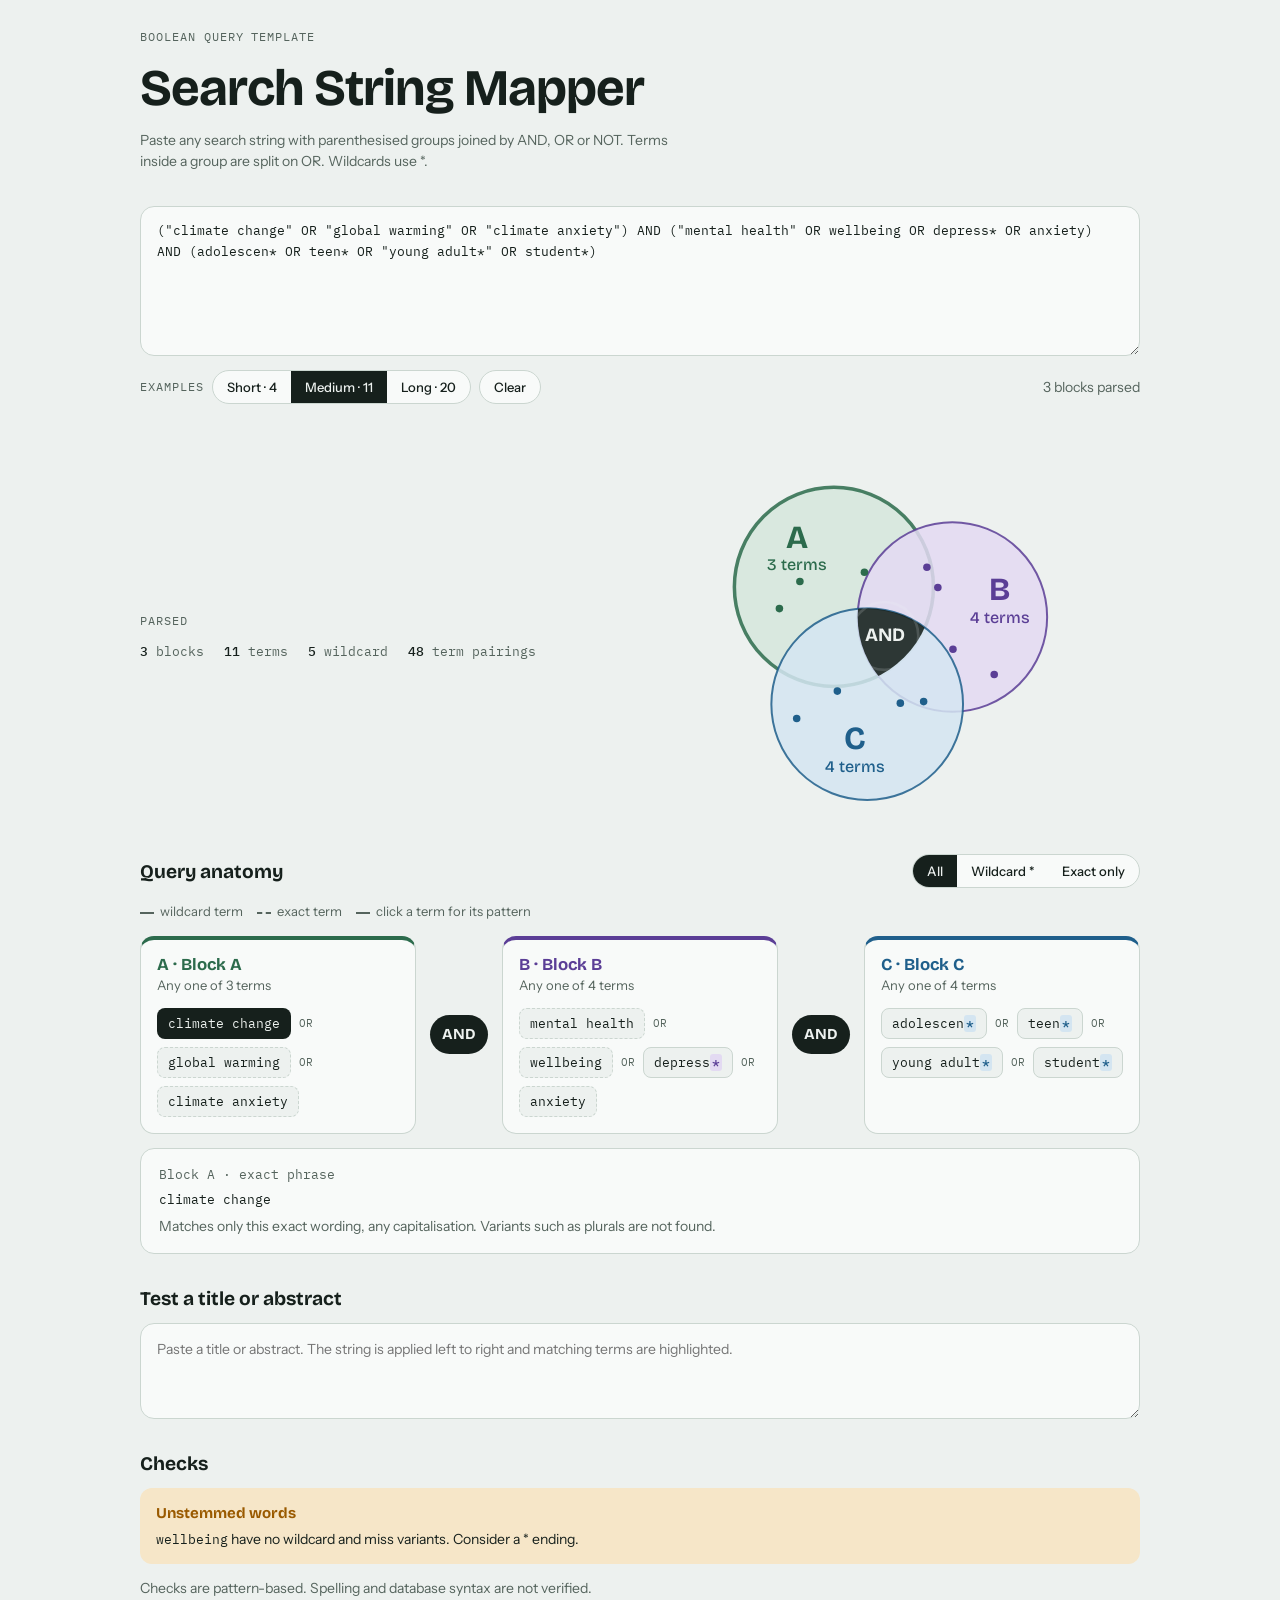
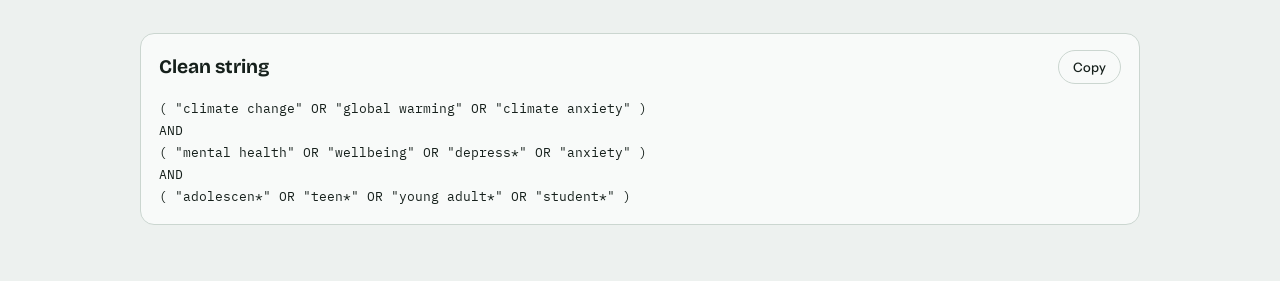
<file: index.html>
<!doctype html>
<html lang="en">
<head>
<meta charset="utf-8">
<meta name="viewport" content="width=device-width, initial-scale=1, viewport-fit=cover">
<title>Search String Mapper</title>
<link rel="stylesheet" href="https://fonts.googleapis.com/css2?family=Bricolage+Grotesque:opsz,wght@12..96,500;12..96,700&family=IBM+Plex+Mono:wght@400;500&family=Instrument+Sans:wght@400;500;600&display=swap">
<style>
/* Layout: paste box -> Venn + stats -> OR-blocks joined by operators -> term detail -> text tester -> checks -> clean string */
:root {
  --bg: #EDF1EF; --surface: #F8FAF9; --fg: #16201C; --muted: #55645D; --line: #CBD6D0;
  --c0: #2C6B4C; --s0: #D5E7DC; --c1: #5B3E96; --s1: #E3DAF2;
  --c2: #1F5F8B; --s2: #D4E5F1; --c3: #9B2F6B; --s3: #F3D9E7;
  --and: #16201C; --ok: #2C6B4C; --ok-soft: #D5E7DC; --bad: #A23E2E; --bad-soft: #F5DAD4;
  --warn: #9A5A00; --warn-soft: #F6E6C8;
  --display: "Bricolage Grotesque", "Helvetica Neue", Arial, sans-serif;
  --body: "Instrument Sans", system-ui, -apple-system, "Segoe UI", sans-serif;
  --mono: "IBM Plex Mono", ui-monospace, Menlo, Consolas, monospace;
}
@media (prefers-color-scheme: dark) {
  :root:not([data-theme="light"]) {
    --bg: #101714; --surface: #18221E; --fg: #E6EEE9; --muted: #92A59B; --line: #2C3A34;
    --c0: #6FC498; --s0: #1E3A2C; --c1: #B49CF0; --s1: #2E2450;
    --c2: #7DBDEB; --s2: #1B3347; --c3: #F09AC6; --s3: #4A2238;
    --and: #E6EEE9; --ok: #6FC498; --ok-soft: #1E3A2C; --bad: #F0907E; --bad-soft: #4A241D;
    --warn: #F0B452; --warn-soft: #3A2C12; color-scheme: dark;
  }
}
:root[data-theme="dark"] {
  --bg: #101714; --surface: #18221E; --fg: #E6EEE9; --muted: #92A59B; --line: #2C3A34;
  --c0: #6FC498; --s0: #1E3A2C; --c1: #B49CF0; --s1: #2E2450;
  --c2: #7DBDEB; --s2: #1B3347; --c3: #F09AC6; --s3: #4A2238;
  --and: #E6EEE9; --ok: #6FC498; --ok-soft: #1E3A2C; --bad: #F0907E; --bad-soft: #4A241D;
  --warn: #F0B452; --warn-soft: #3A2C12; color-scheme: dark;
}
* { box-sizing: border-box; }
body {
  background: var(--bg); color: var(--fg); font-family: var(--body); font-size: 15px; line-height: 1.5; margin: 0;
  padding-left: max(16px, env(safe-area-inset-left, 0px));
  padding-right: max(16px, env(safe-area-inset-right, 0px));
  padding-block: 28px 56px;
}
main { max-width: 1000px; margin: 0 auto; display: flex; flex-direction: column; gap: 34px; }
h1, h2 { font-family: var(--display); text-wrap: balance; margin: 0; line-height: 1.1; }
h1 { font-size: clamp(2rem, 6vw, 3.2rem); font-weight: 700; letter-spacing: -0.02em; }
h2 { font-size: 1.2rem; font-weight: 700; }
.eyebrow { font-family: var(--mono); font-size: 12px; letter-spacing: 0.08em; text-transform: uppercase; color: var(--muted); }
.sec { display: flex; flex-direction: column; gap: 14px; }
.card { background: var(--surface); border: 1px solid var(--line); border-radius: 14px; padding: 16px 18px; }
.tools { display: flex; flex-wrap: wrap; gap: 8px; align-items: center; justify-content: space-between; }
.btn { font: 500 13px var(--body); color: var(--fg); background: var(--surface); border: 1px solid var(--line); border-radius: 999px; padding: 8px 14px; cursor: pointer; }
.btn:hover { border-color: var(--muted); }
.btn:focus-visible, .chip:focus-visible, textarea:focus-visible { outline: 2px solid var(--fg); outline-offset: 2px; }
.seg { display: inline-flex; border: 1px solid var(--line); border-radius: 999px; overflow: hidden; background: var(--surface); }
.seg .btn { border: 0; border-radius: 0; background: transparent; }
.seg .btn[aria-pressed="true"] { background: var(--fg); color: var(--bg); }
textarea {
  width: 100%; min-width: 0; min-height: 150px; resize: vertical; font: 400 13px/1.6 var(--mono);
  color: var(--fg); background: var(--surface); border: 1px solid var(--line); border-radius: 14px; padding: 14px 16px;
}
.msgs { display: flex; flex-direction: column; gap: 6px; font-size: 13px; color: var(--bad); }
.hero { display: grid; grid-template-columns: minmax(0, 1fr) minmax(0, 1.1fr); gap: 24px; align-items: center; }
.hero > * { min-width: 0; }
.hero.solo { grid-template-columns: minmax(0, 1fr); }
@media (max-width: 680px) { .hero { grid-template-columns: minmax(0, 1fr); } }
.stats { display: flex; flex-wrap: wrap; gap: 8px 20px; font-family: var(--mono); font-size: 13px; color: var(--muted); margin-top: 12px; }
.stats b { color: var(--fg); font-weight: 500; }
.venn { display: block; width: 100%; max-width: 520px; margin-inline: auto; }
.exrow { display: flex; gap: 8px; flex-wrap: wrap; align-items: center; }
.note { color: var(--muted); font-size: 14px; }

.flow { display: flex; flex-wrap: wrap; gap: 14px; align-items: stretch; }
.block { flex: 1 1 260px; min-width: 0; background: var(--surface); border: 1px solid var(--line); border-radius: 14px; padding: 16px; display: flex; flex-direction: column; gap: 12px; }
.block.c0 { --c: var(--c0); --s: var(--s0); } .block.c1 { --c: var(--c1); --s: var(--s1); }
.block.c2 { --c: var(--c2); --s: var(--s2); } .block.c3 { --c: var(--c3); --s: var(--s3); }
.block { border-top: 4px solid var(--c); }
.block h2 { color: var(--c); font-size: 1.05rem; }
.block .sub { color: var(--muted); font-size: 13px; margin-top: 2px; }
.opn { align-self: center; font-family: var(--display); font-weight: 700; font-size: 0.95rem; color: var(--bg); background: var(--and); border-radius: 999px; padding: 8px 12px; }
.opn.not { background: var(--bad); color: #fff; } .opn.or { background: var(--muted); color: var(--bg); }
.chips { display: flex; flex-wrap: wrap; gap: 8px; align-items: center; }
.or { font-family: var(--mono); font-size: 11px; color: var(--muted); }
.chip { font-family: var(--mono); font-size: 13px; color: var(--fg); background: var(--bg); border: 1px solid var(--line); border-radius: 8px; padding: 6px 10px; cursor: pointer; text-align: left; max-width: 100%; overflow-wrap: anywhere; }
.chip:hover { border-color: var(--muted); }
.chip .w { font-weight: 500; border-radius: 3px; padding: 0 2px; background: var(--s); color: var(--c); }
.chip.exact { border-style: dashed; }
.chip.dim { opacity: 0.25; }
.chip.hit { box-shadow: 0 0 0 2px var(--c); }
.chip[aria-pressed="true"] { background: var(--fg); color: var(--bg); border-color: var(--fg); }
.chip[aria-pressed="true"] .w { background: transparent; color: var(--bg); }
.legend { font-size: 13px; color: var(--muted); display: flex; gap: 14px; flex-wrap: wrap; }
.legend span::before { content: ""; display: inline-block; width: 14px; border-top: 2px solid var(--muted); vertical-align: middle; margin-right: 6px; }
.legend .dash::before { border-top-style: dashed; }
.detail { display: grid; gap: 6px; }
.detail code, .detail .tag { font-family: var(--mono); font-size: 13px; overflow-wrap: anywhere; }
.detail .tag { color: var(--muted); }

.verdict { display: flex; flex-wrap: wrap; gap: 8px; align-items: center; font-size: 14px; }
.pill { font-family: var(--mono); font-size: 12px; border-radius: 999px; padding: 4px 10px; border: 1px solid var(--line); }
.pill.pass { background: var(--ok-soft); color: var(--ok); border-color: transparent; font-weight: 500; }
.pill.fail { background: var(--bad-soft); color: var(--bad); border-color: transparent; font-weight: 500; }
.pill.hit { border-color: var(--c); color: var(--c); }
.pill.c0 { --c: var(--c0); } .pill.c1 { --c: var(--c1); } .pill.c2 { --c: var(--c2); } .pill.c3 { --c: var(--c3); }
.preview { white-space: pre-wrap; overflow-wrap: anywhere; font-size: 14px; }
mark { border-radius: 3px; padding: 0 2px; color: inherit; }
mark.c0 { background: var(--s0); color: var(--c0); } mark.c1 { background: var(--s1); color: var(--c1); }
mark.c2 { background: var(--s2); color: var(--c2); } mark.c3 { background: var(--s3); color: var(--c3); }

.gaps { display: grid; grid-template-columns: repeat(auto-fit, minmax(240px, 1fr)); gap: 12px; }
.gap { background: var(--warn-soft); border-radius: 12px; padding: 14px 16px; display: grid; gap: 4px; align-content: start; }
.gap.ok { background: var(--ok-soft); } .gap.ok b { color: var(--ok); }
.gap b { color: var(--warn); font-family: var(--display); }
.gap p { margin: 0; font-size: 14px; overflow-wrap: anywhere; }
.gap code, .clean code { font-family: var(--mono); font-size: 13px; }
.clean pre { margin: 0; overflow-x: auto; font-family: var(--mono); font-size: 13px; line-height: 1.7; white-space: pre-wrap; overflow-wrap: anywhere; }
.op { color: var(--muted); font-weight: 500; }
</style>
</head>
<body>
<main>
  <header class="sec">
    <div class="eyebrow">Boolean query template</div>
    <h1>Search String Mapper</h1>
    <p class="note" style="margin:0;max-width:62ch">Paste any search string with parenthesised groups joined by AND, OR or NOT. Terms inside a group are split on OR. Wildcards use *.</p>
  </header>

  <section class="sec">
    <textarea id="src" spellcheck="false" aria-label="Boolean search string"></textarea>
    <div class="tools">
      <div class="exrow">
        <span class="eyebrow">Examples</span>
        <div class="seg" role="group" aria-label="Built-in examples">
          <button class="btn" id="ex-short" data-ex="short" aria-pressed="false">Short</button>
          <button class="btn" id="ex-medium" data-ex="medium" aria-pressed="false">Medium</button>
          <button class="btn" id="ex-long" data-ex="long" aria-pressed="false">Long</button>
        </div>
        <button class="btn" id="clr">Clear</button>
      </div>
      <span class="note" id="status"></span>
    </div>
    <div class="msgs" id="msgs"></div>
  </section>

  <section class="hero" id="hero"></section>

  <section class="sec" id="mapSec">
    <div class="tools">
      <h2>Query anatomy</h2>
      <div class="seg" role="group" aria-label="Filter terms">
        <button class="btn" id="f-all" data-f="all" aria-pressed="true">All</button>
        <button class="btn" id="f-wild" data-f="wild" aria-pressed="false">Wildcard *</button>
        <button class="btn" id="f-exact" data-f="exact" aria-pressed="false">Exact only</button>
      </div>
    </div>
    <div class="legend"><span>wildcard term</span><span class="dash">exact term</span><span>click a term for its pattern</span></div>
    <div class="flow" id="flow"></div>
    <div class="card detail" id="detail" aria-live="polite"></div>
  </section>

  <section class="sec">
    <h2>Test a title or abstract</h2>
    <textarea id="test" style="min-height:96px;font-family:var(--body);font-size:14px" placeholder="Paste a title or abstract. The string is applied left to right and matching terms are highlighted."></textarea>
    <div class="card" id="res" style="display:none">
      <div class="verdict" id="verdict"></div>
      <div class="preview" id="preview" style="margin-top:12px"></div>
    </div>
  </section>

  <section class="sec">
    <h2>Checks</h2>
    <div class="gaps" id="gaps"></div>
    <p class="note" style="margin:0">Checks are pattern-based. Spelling and database syntax are not verified.</p>
  </section>

  <section class="card clean sec">
    <div class="tools">
      <h2>Clean string</h2>
      <button class="btn" id="copy">Copy</button>
    </div>
    <pre id="clean"></pre>
  </section>
</main>

<script>
var EXAMPLES = {
  short: '("social media" OR "social network*") AND (depress* OR anxiety)',
  medium: '("climate change" OR "global warming" OR "climate anxiety") AND ("mental health" OR wellbeing OR depress* OR anxiety) AND (adolescen* OR teen* OR "young adult*" OR student*)',
  long: '("pro*environment* behavio*" OR "environment* friendly behavio*" OR "green behavio*" OR "ecological behavio*" OR "environment* responsible behavio*" OR "environment* significant behavio*" OR "environment* sustainable behavio*" OR "volunteer environment* behavio*") AND ("religio*" OR "faith*" OR "divinity" OR "Eco theology" OR "scared ecology" OR "religious teaching" OR "spirituality" OR "traditional values" OR "Hindu*" OR "Islam" OR "Buddhism" OR "Christianity") on January 20, 2024.'
};
var M = { blocks: [], ops: [], tail: "", warn: [] };
var S = { b: 0, t: 0, f: "all" };
var $ = function (id) { return document.getElementById(id); };
var LET = "ABCDEFGH";

function esc(s) { return String(s).replace(/&/g, "&amp;").replace(/</g, "&lt;").replace(/>/g, "&gt;"); }

function splitTop(s, op) {
  var out = [], cur = "", inQ = false, d = 0, re = new RegExp("^\\s+" + op + "\\s+", "i");
  for (var i = 0; i < s.length; i++) {
    var c = s[i];
    if (c === '"') inQ = !inQ;
    if (!inQ) {
      if (c === "(") d++; else if (c === ")") d--;
      if (d === 0 && /\s/.test(c)) {
        var m = s.slice(i).match(re);
        if (m) { out.push(cur); cur = ""; i += m[0].length - 1; continue; }
      }
    }
    cur += c;
  }
  out.push(cur);
  return out;
}
function clean(t) { return t.replace(/["()]/g, " ").replace(/\s+/g, " ").trim(); }

function parse(raw) {
  var s = raw.replace(/[“”„]/g, '"').replace(/[‘’]/g, "'");
  var out = { blocks: [], ops: [], tail: "", warn: [] };
  if (!s.trim()) return out;
  if ((s.match(/"/g) || []).length % 2) out.warn.push("Unbalanced quotation marks.");
  if ((s.match(/\(/g) || []).length !== (s.match(/\)/g) || []).length) out.warn.push("Unbalanced parentheses.");
  var groups = [], between = [], depth = 0, inQ = false, cur = "", gap = "", nested = false;
  for (var i = 0; i < s.length; i++) {
    var ch = s[i];
    if (ch === '"') inQ = !inQ;
    if (!inQ && ch === "(") {
      if (depth === 0) { between.push(gap); gap = ""; cur = ""; depth = 1; } else { depth++; nested = true; }
      continue;
    }
    if (!inQ && ch === ")" && depth > 0) {
      depth--;
      if (depth === 0) { groups.push(cur); cur = ""; }
      continue;
    }
    if (depth > 0) cur += ch; else gap += ch;
  }
  if (depth > 0 && cur.trim()) groups.push(cur);
  if (!groups.length) {
    groups = splitTop(s, "AND"); between = [""];
    for (var k = 1; k < groups.length; k++) between.push("AND");
    gap = "";
  }
  out.tail = gap.trim();
  if (between[0] && between[0].trim()) out.warn.push("Text before the first group is ignored: " + between[0].trim().slice(0, 40));
  if (nested) out.warn.push("Nested parentheses were flattened into one group.");
  groups.forEach(function (g, gi) {
    var terms = splitTop(g, "OR").map(clean).filter(Boolean);
    if (!terms.length) return;
    out.blocks.push({ terms: terms });
    if (out.blocks.length > 1) {
      var b = (between[gi] || "").toUpperCase();
      out.ops.push(/\bNOT\b/.test(b) ? "NOT" : /\bOR\b/.test(b) ? "OR" : "AND");
    }
  });
  return out;
}

function stem(t) { return esc(t).replace(/\*/g, '<span class="w">*</span>'); }
function isWild(t) { return t.indexOf("*") > -1; }

function rxFor(t) {
  var p = t.split(/\s+/).map(function (w) {
    return w.split("*").map(function (x) { return x.replace(/[.+?^${}()|[\]\\]/g, "\\$&"); }).join("[A-Za-z\\u00C0-\\u024F-]*");
  }).join("[\\s-]+");
  return new RegExp("(^|[^A-Za-z])(" + p + ")(?![A-Za-z])", "gi");
}

function checks() {
  var out = [], all = [], seen = {}, dup = [];
  M.blocks.forEach(function (b) { b.terms.forEach(function (t) {
    var k = t.toLowerCase();
    if (seen[k]) dup.push(t); seen[k] = 1; all.push(t);
  }); });
  if (M.blocks.length === 1) out.push(["One concept block", "A single block rarely narrows a search. Add a second AND group."]);
  M.blocks.forEach(function (b, i) { if (b.terms.length === 1 && M.blocks.length > 1) out.push(["Narrow block " + LET[i], "Block " + LET[i] + " has one term. Add synonyms joined by OR."]); });
  if (dup.length) out.push(["Duplicate terms", dup.slice(0, 5).map(function (t) { return "<code>" + esc(t) + "</code>"; }).join(", ") + " appear more than once."]);
  var plain = all.filter(function (t) { return !isWild(t) && /^[A-Za-z]{6,}$/.test(t) && /(ism|ity|ion|ing|ics|ogy|ual|ous|ness)$/i.test(t); });
  if (plain.length) out.push(["Unstemmed words", plain.slice(0, 6).map(function (t) { return "<code>" + esc(t) + "</code>"; }).join(", ") + " have no wildcard and miss variants. Consider a * ending."]);
  var mid = all.filter(function (t) { return /[A-Za-z]\*[A-Za-z]/.test(t) || /[A-Za-z]\*[A-Za-z]/.test(t.replace(/\*\s/g, " ")); });
  if (mid.length) out.push(["Mid-word wildcard", mid.slice(0, 4).map(function (t) { return "<code>" + esc(t) + "</code>"; }).join(", ") + " behave differently across databases. Test hyphenated forms."]);
  var lead = all.filter(function (t) { return /(^|\s)\*/.test(t); });
  if (lead.length) out.push(["Leading wildcard", lead.slice(0, 4).map(function (t) { return "<code>" + esc(t) + "</code>"; }).join(", ") + " are rejected by many databases."]);
  var broad = all.filter(function (t) { return t.split(/\s+/).some(function (w) { return w.indexOf("*") > 0 && w.indexOf("*") < 3; }); });
  if (broad.length) out.push(["Very short stem", broad.slice(0, 4).map(function (t) { return "<code>" + esc(t) + "</code>"; }).join(", ") + " can match thousands of unrelated words."]);
  if (M.tail) out.push(["Text after the groups", "<code>" + esc(M.tail.slice(0, 80)) + "</code> is not part of the logic. Shown as a note only."]);
  return out;
}

var V = { raf: 0, cv: null, ctx: null, n: 0, frame: 0, col: null, parts: [], focus: 0, hits: null, pass: false, t0: 0 };
var RM = false;
try { RM = window.matchMedia("(prefers-reduced-motion: reduce)").matches; } catch (e) {}

function vennHTML() {
  var n = M.blocks.length;
  if (n < 2 || n > 3 || M.ops.some(function (o) { return o !== "AND"; })) return "";
  return '<canvas id="venn" class="venn" role="img" aria-label="Animated Venn diagram of ' + n + ' blocks joined by AND"></canvas>';
}

function readCols() {
  var cs = getComputedStyle(document.documentElement), g = function (k) { return cs.getPropertyValue(k).trim(); };
  return { c: [g("--c0"), g("--c1"), g("--c2")], s: [g("--s0"), g("--s1"), g("--s2")], and: g("--and"), bg: g("--bg"), disp: g("--display") };
}

function startVenn() {
  cancelAnimationFrame(V.raf);
  V.cv = $("venn");
  if (!V.cv) return;
  V.ctx = V.cv.getContext("2d");
  V.n = M.blocks.length;
  V.t0 = performance.now();
  V.frame = 0;
  V.col = null;
  V.parts = M.blocks.slice(0, 3).map(function (b, i) {
    var cnt = Math.min(b.terms.length, 16), arr = [];
    for (var k = 0; k < cnt; k++) {
      arr.push({ a: (k / cnt) * 6.283 + i * 2, rf: 0.28 + 0.52 * ((k * 0.618) % 1), sp: (0.3 + 0.4 * ((k * 0.37) % 1)) * (k % 2 ? 1 : -1), w: k * 1.7 });
    }
    return arr;
  });
  if (RM) drawVenn(0); else V.raf = requestAnimationFrame(loopVenn);
}
function loopVenn(now) {
  if (!V.cv || !document.body.contains(V.cv)) return;
  drawVenn((now - V.t0) / 1000);
  V.raf = requestAnimationFrame(loopVenn);
}
function kickVenn() { if (RM && V.cv && document.body.contains(V.cv)) drawVenn(0); }

function drawVenn(t) {
  t = Math.max(t, 0);
  var cv = V.cv, ctx = V.ctx, n = V.n, W = cv.clientWidth;
  if (!W) return;
  var H = Math.round(W * (n === 2 ? 0.56 : 0.72)), dpr = window.devicePixelRatio || 1;
  if (cv.width !== Math.round(W * dpr) || cv.height !== Math.round(H * dpr)) {
    cv.width = Math.round(W * dpr); cv.height = Math.round(H * dpr); cv.style.height = H + "px";
  }
  ctx.setTransform(dpr, 0, 0, dpr, 0, 0);
  ctx.clearRect(0, 0, W, H);
  if (!V.col || V.frame++ % 90 === 0) V.col = readCols();
  var C = V.col, u = W / 380, mx = W / 2, my = H / 2, R = (n === 2 ? 86 : 72) * u, ctr, i;
  if (n === 2) {
    var sep = (50 + 12 * Math.sin(t * 0.9)) * u, dy = 7 * u * Math.sin(t * 0.7);
    ctr = [[mx - sep, my + dy], [mx + sep, my - dy]];
  } else {
    var k = 1 + 0.14 * Math.sin(t * 0.9), rot = 0.4 * Math.sin(t * 0.45);
    ctr = [[-40, -23], [40, -23], [0, 46]].map(function (p) {
      var x = p[0] * k * u, y = p[1] * k * u;
      return [mx + x * Math.cos(rot) - y * Math.sin(rot), my + x * Math.sin(rot) + y * Math.cos(rot)];
    });
  }
  var Rs = ctr.map(function (c, j) { return R * (1 + 0.03 * Math.sin(t * 1.3 + j * 2)); });
  var G = [0, 0];
  ctr.forEach(function (c) { G[0] += c[0] / n; G[1] += c[1] / n; });
  var hit = V.hits;

  for (i = 0; i < n; i++) {
    ctx.globalAlpha = hit ? (hit[i] ? 1 : 0.3) : 0.85;
    ctx.beginPath(); ctx.arc(ctr[i][0], ctr[i][1], Rs[i], 0, 6.2832);
    ctx.fillStyle = C.s[i]; ctx.fill();
    ctx.lineWidth = i === V.focus ? 3.5 : 2; ctx.strokeStyle = C.c[i]; ctx.stroke();
  }
  ctx.globalAlpha = 1;

  ctx.save();
  for (i = 0; i < n - 1; i++) { ctx.beginPath(); ctx.arc(ctr[i][0], ctr[i][1], Rs[i], 0, 6.2832); ctx.clip(); }
  ctx.beginPath(); ctx.arc(ctr[n - 1][0], ctr[n - 1][1], Rs[n - 1], 0, 6.2832);
  ctx.globalAlpha = hit ? (V.pass ? 1 : 0.35) : 0.88;
  ctx.fillStyle = C.and; ctx.fill();
  var ph = (t % 3.2) / 3.2;
  ctx.globalAlpha = (1 - ph) * (V.pass ? 0.8 : 0.3);
  ctx.strokeStyle = C.bg; ctx.lineWidth = 2 * u;
  ctx.beginPath(); ctx.arc(G[0], G[1], ph * R * 0.75, 0, 6.2832); ctx.stroke();
  ctx.restore();

  for (i = 0; i < n; i++) {
    V.parts[i].forEach(function (p) {
      var ang = p.a + p.sp * t, rr = (p.rf + 0.06 * Math.sin(t * 1.1 + p.w)) * Rs[i];
      var x = ctr[i][0] + Math.cos(ang) * rr, y = ctr[i][1] + Math.sin(ang) * rr;
      var inside = ctr.every(function (c, j) { return j === i || Math.hypot(x - c[0], y - c[1]) < Rs[j]; });
      ctx.globalAlpha = hit && !hit[i] ? 0.4 : 1;
      ctx.beginPath(); ctx.arc(x, y, (inside ? 4.2 : 2.8) * u, 0, 6.2832);
      ctx.fillStyle = inside ? C.bg : C.c[i]; ctx.fill();
      if (inside) { ctx.lineWidth = 1.6 * u; ctx.strokeStyle = C.c[i]; ctx.stroke(); }
    });
  }
  ctx.globalAlpha = 1;

  ctx.textAlign = "center"; ctx.textBaseline = "middle";
  for (i = 0; i < n; i++) {
    var dx = ctr[i][0] - G[0], dd = ctr[i][1] - G[1], d = Math.hypot(dx, dd) || 1;
    var lx = ctr[i][0] + dx / d * Rs[i] * 0.52, ly = ctr[i][1] + dd / d * Rs[i] * 0.52;
    ctx.fillStyle = C.c[i];
    ctx.font = "700 " + Math.max(18, 24 * u) + "px " + C.disp;
    ctx.fillText(LET[i], lx, ly - 9 * u);
    ctx.font = "500 " + Math.max(11, 12 * u) + "px " + C.disp;
    ctx.fillText(M.blocks[i].terms.length + " terms", lx, ly + 11 * u);
  }
  ctx.fillStyle = C.bg;
  ctx.font = "700 " + Math.max(13, (n === 2 ? 18 : 14) * u) + "px " + C.disp;
  ctx.fillText("AND", G[0], G[1]);
}

function markEx() {
  Object.keys(EXAMPLES).forEach(function (k) { $("ex-" + k).setAttribute("aria-pressed", $("src").value === EXAMPLES[k] ? "true" : "false"); });
}
window.addEventListener("resize", kickVenn);
try { window.matchMedia("(prefers-color-scheme: dark)").addEventListener("change", function () { V.col = null; kickVenn(); }); } catch (e) {}

function cleanText() {
  var q = function (t) { return '"' + t + '"'; };
  var parts = M.blocks.map(function (b) { return "( " + b.terms.map(q).join(" OR ") + " )"; });
  var s = "";
  parts.forEach(function (p, i) { s += (i ? "\n" + M.ops[i - 1] + "\n" : "") + p; });
  return s + (M.tail ? "\n" + M.tail : "");
}

function renderAll() {
  var terms = 0, wild = 0, combos = 1;
  M.blocks.forEach(function (b, i) {
    terms += b.terms.length;
    b.terms.forEach(function (t) { if (isWild(t)) wild++; });
    if (i === 0 || M.ops[i - 1] !== "NOT") combos *= b.terms.length;
  });
  var msgs = M.warn.slice();
  if (!M.blocks.length) msgs.push("No groups found. Paste a string such as (a OR b) AND (c OR d).");
  $("msgs").innerHTML = msgs.map(function (m) { return "<span>" + esc(m) + "</span>"; }).join("");
  $("status").textContent = M.blocks.length ? M.blocks.length + " blocks parsed" : "";
  var v = vennHTML();
  $("hero").className = "hero" + (v ? "" : " solo");
  $("hero").innerHTML =
    '<div><div class="eyebrow">Parsed' + (M.tail ? " · " + esc(M.tail.slice(0, 60)) : "") + '</div>' +
    '<div class="stats"><span><b>' + M.blocks.length + '</b> blocks</span><span><b>' + terms + '</b> terms</span><span><b>' + wild + '</b> wildcard</span>' +
    '<span><b>' + combos.toLocaleString("en-US") + '</b> term pairings</span></div>' +
    (v || !M.blocks.length ? "" : '<p class="note" style="margin:10px 0 0">Venn view needs two or three blocks joined by AND.</p>') + "</div>" + v;
  startVenn();
  $("mapSec").style.display = M.blocks.length ? "" : "none";
  $("clean").textContent = M.blocks.length ? cleanText() : "";

  var fl = "";
  M.blocks.forEach(function (b, i) {
    if (i) fl += '<div class="opn ' + M.ops[i - 1].toLowerCase() + '">' + M.ops[i - 1] + "</div>";
    fl += '<div class="block c' + (i % 4) + '"><div><h2>' + LET[i] + ' · Block ' + LET[i] + '</h2><div class="sub">Any one of ' + b.terms.length + ' term' + (b.terms.length > 1 ? "s" : "") + "</div></div><div class=\"chips\">";
    b.terms.forEach(function (t, j) {
      fl += (j ? '<span class="or">OR</span>' : "") + '<button class="chip ' + (isWild(t) ? "wild" : "exact") + '" id="chip-' + i + "-" + j + '" data-b="' + i + '" data-t="' + j + '" aria-pressed="false">' + stem(t) + "</button>";
    });
    fl += "</div></div>";
  });
  $("flow").innerHTML = fl;
  if (S.b >= M.blocks.length || (M.blocks[S.b] && S.t >= M.blocks[S.b].terms.length)) { S.b = 0; S.t = 0; }
  paint();
  runTest();
  var ck = checks();
  $("gaps").innerHTML = ck.length ? ck.map(function (c) { return '<div class="gap"><b>' + c[0] + "</b><p>" + c[1] + "</p></div>"; }).join("") :
    '<div class="gap ok"><b>No issues found</b><p>No pattern-based problems detected.</p></div>';
}

function paint() {
  document.querySelectorAll(".chip").forEach(function (c) {
    c.setAttribute("aria-pressed", +c.dataset.b === S.b && +c.dataset.t === S.t ? "true" : "false");
    var w = c.classList.contains("wild");
    c.classList.toggle("dim", (S.f === "wild" && !w) || (S.f === "exact" && w));
  });
  document.querySelectorAll(".seg .btn[data-f]").forEach(function (b) { b.setAttribute("aria-pressed", b.dataset.f === S.f ? "true" : "false"); });
  V.focus = S.b; kickVenn();
  var b = M.blocks[S.b]; if (!b) { $("detail").innerHTML = ""; return; }
  var t = b.terms[S.t], w = isWild(t);
  var words = t.split(/\s+/).map(function (x) {
    return x.indexOf("*") > -1 ? "<b>" + esc(x.replace(/\*/g, "…")) + "</b> (any letters)" : esc(x);
  }).join(" + ");
  $("detail").innerHTML = '<span class="tag">Block ' + LET[S.b] + " · " + (w ? "wildcard" : "exact phrase") + "</span><code>" + esc(t) + "</code>" +
    '<span class="note">' + (w ? "Matches: " + words + ". Hyphens count as spaces between words." : "Matches only this exact wording, any capitalisation. Variants such as plurals are not found.") + "</span>";
}

function runTest() {
  var txt = $("test").value;
  $("res").style.display = txt.trim() && M.blocks.length ? "" : "none";
  document.querySelectorAll(".chip").forEach(function (c) { c.classList.remove("hit"); });
  V.hits = null; kickVenn();
  if (!txt.trim() || !M.blocks.length) return;
  var ranges = [], hits = [];
  M.blocks.forEach(function (b, i) {
    var any = false;
    b.terms.forEach(function (t, j) {
      var re = rxFor(t), m, f = false;
      while ((m = re.exec(txt))) {
        f = true; var st = m.index + m[1].length;
        ranges.push([st, st + m[2].length, i % 4]);
        if (m[0].length === 0) re.lastIndex++;
      }
      if (f) { any = true; var el = $("chip-" + i + "-" + j); if (el) el.classList.add("hit"); }
    });
    hits.push(any);
  });
  var res = hits[0];
  for (var k = 1; k < hits.length; k++) {
    var o = M.ops[k - 1];
    res = o === "AND" ? res && hits[k] : o === "OR" ? res || hits[k] : res && !hits[k];
  }
  V.hits = hits; V.pass = !!res; kickVenn();
  $("verdict").innerHTML = '<span class="pill ' + (res ? "pass" : "fail") + '">' + (res ? "Passes" : "Fails") + "</span>" +
    hits.map(function (h, i) { return '<span class="pill c' + (i % 4) + (h ? " hit" : "") + '">' + LET[i] + (h ? " hit" : " no hit") + "</span>"; }).join("");
  ranges.sort(function (a, b) { return a[0] - b[0] || b[1] - a[1]; });
  var h = "", pos = 0;
  ranges.forEach(function (r) {
    if (r[0] < pos) return;
    h += esc(txt.slice(pos, r[0])) + '<mark class="c' + r[2] + '">' + esc(txt.slice(r[0], r[1])) + "</mark>";
    pos = r[1];
  });
  $("preview").innerHTML = h + esc(txt.slice(pos));
}

function update() {
  M = parse($("src").value);
  markEx();
  try { localStorage.setItem("ssm-src", $("src").value); } catch (e) {}
  renderAll();
}

document.addEventListener("click", function (e) {
  var c = e.target.closest(".chip");
  if (c) { S.b = +c.dataset.b; S.t = +c.dataset.t; paint(); return; }
  var x = e.target.closest("[data-ex]");
  if (x) { $("src").value = EXAMPLES[x.dataset.ex]; update(); return; }
  var f = e.target.closest(".seg .btn[data-f]");
  if (f) { S.f = f.dataset.f; paint(); }
});
$("src").addEventListener("input", update);
$("test").addEventListener("input", runTest);
$("clr").addEventListener("click", function () { $("src").value = ""; update(); $("src").focus(); });
$("copy").addEventListener("click", function () {
  var btn = this, text = $("clean").innerText;
  var done = function (m) { btn.textContent = m; setTimeout(function () { btn.textContent = "Copy"; }, 1500); };
  var sel = function () {
    var r = document.createRange(); r.selectNodeContents($("clean"));
    var s = window.getSelection(); s.removeAllRanges(); s.addRange(r); done("Selected");
  };
  try { navigator.clipboard.writeText(text).then(function () { done("Copied"); }, sel); } catch (err) { sel(); }
});

Object.keys(EXAMPLES).forEach(function (k) {
  var n = 0; parse(EXAMPLES[k]).blocks.forEach(function (b) { n += b.terms.length; });
  $("ex-" + k).textContent = k.charAt(0).toUpperCase() + k.slice(1) + " \u00B7 " + n;
});
var saved = "";
try { saved = localStorage.getItem("ssm-src") || ""; } catch (e) {}
$("src").value = saved || EXAMPLES.medium;
update();
</script>

</body>
</html>
</file>
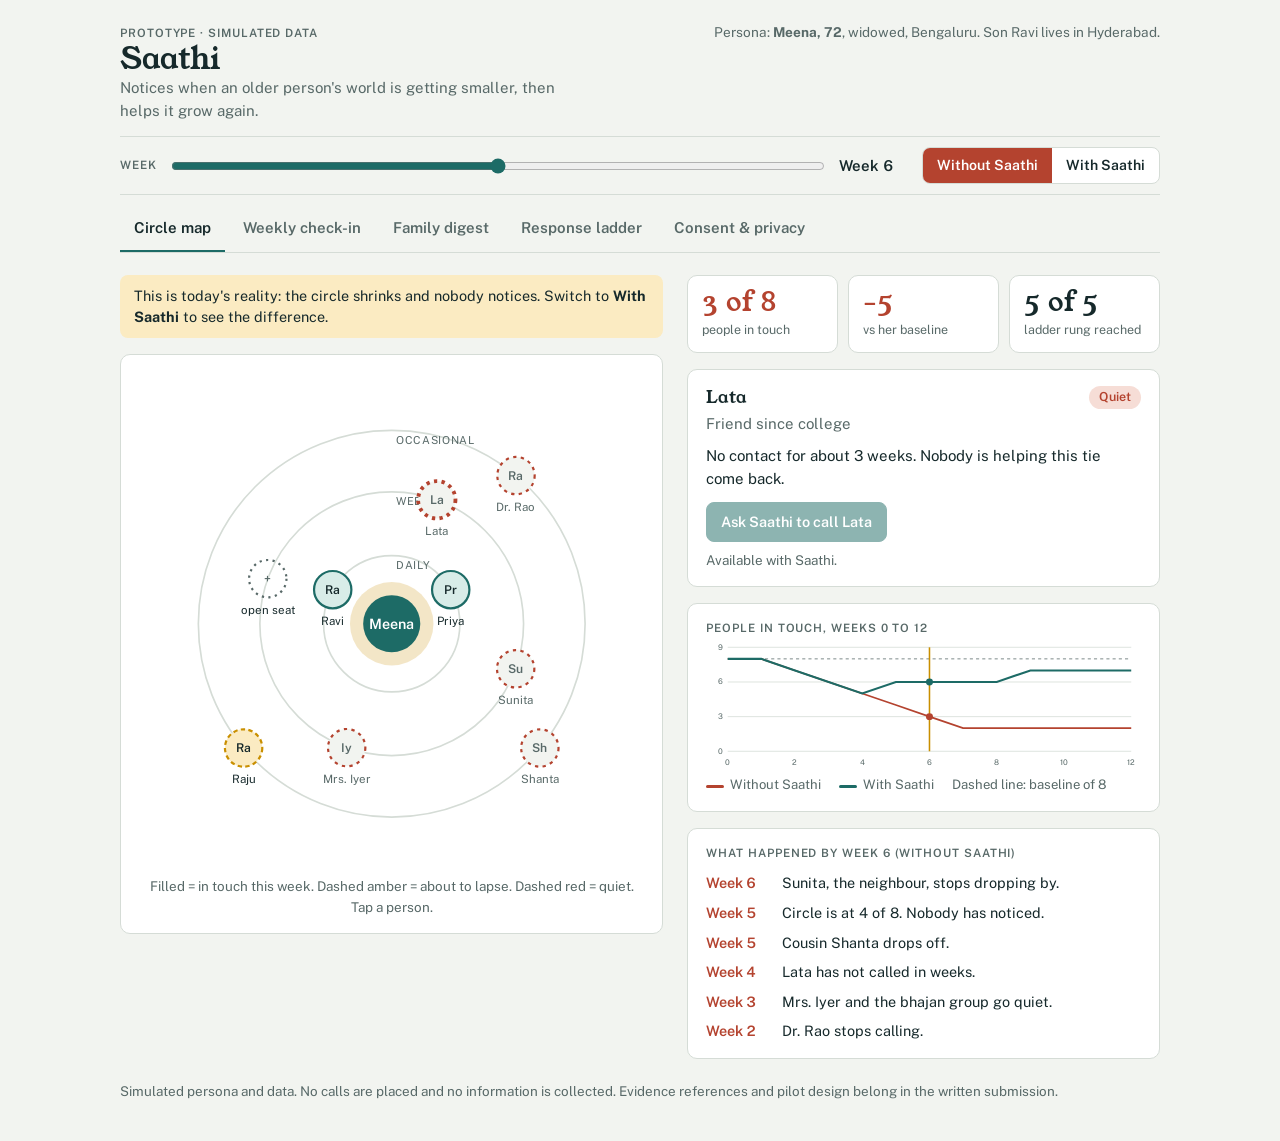
<file: Saathi Shrinking Circle.html>
<!doctype html><html><head><meta charset=utf8><meta name=viewport content="width=device-width,initial-scale=1,viewport-fit=cover"><style>:root{color-scheme:light;box-sizing:border-box;padding-top:env(safe-area-inset-top,0px);padding-bottom:env(safe-area-inset-bottom,0px)}html{scroll-padding-top:env(safe-area-inset-top,0px)}body{margin:0;padding:0;font:14px -apple-system,BlinkMacSystemFont,sans-serif;background:#fff;color:#000}img{max-width:100%}[hidden]:not([hidden=until-found i]){display:none!important}</style></head><body>
<title>Saathi Shrinking Circle</title>
<meta name="claude:viewport-fit-sides" content="cover">
<link rel="stylesheet" href="https://fonts.googleapis.com/css2?family=Public+Sans:wght@400;500;600&family=Young+Serif&display=swap">
<style>
/* Layout: sticky control bar (week + Saathi on/off) over five tabs; Circle Map is the hero, others read from the same state. */
:root{
  --bg:#F2F4F0; --surface:#FFFFFF; --ink:#16292B; --muted:#586968; --line:#D5DCD6;
  --teal:#1D6B66; --teal-soft:#D8ECE8; --gold:#C98F00; --gold-soft:#FBEBC2;
  --alert:#B4432F; --alert-soft:#F6DDD6; --on-teal:#FFFFFF;
  --display:"Young Serif",Georgia,serif; --body:"Public Sans",system-ui,-apple-system,"Segoe UI",sans-serif;
}
@media (prefers-color-scheme: dark){:root:not([data-theme="light"]){
  --bg:#101B1C; --surface:#172628; --ink:#E6EFEC; --muted:#9DB0AC; --line:#2B3F40;
  --teal:#4FB5AC; --teal-soft:#1F3D3B; --gold:#F0B429; --gold-soft:#3F3413;
  --alert:#E5846F; --alert-soft:#40231D; --on-teal:#0C1A1B; color-scheme:dark}}
:root[data-theme="dark"]{
  --bg:#101B1C; --surface:#172628; --ink:#E6EFEC; --muted:#9DB0AC; --line:#2B3F40;
  --teal:#4FB5AC; --teal-soft:#1F3D3B; --gold:#F0B429; --gold-soft:#3F3413;
  --alert:#E5846F; --alert-soft:#40231D; --on-teal:#0C1A1B; color-scheme:dark}

*{box-sizing:border-box}
body{background:var(--bg);color:var(--ink);font-family:var(--body);font-size:15px;line-height:1.5;
  padding-block:0 40px;padding-left:max(16px,env(safe-area-inset-left,0px));padding-right:max(16px,env(safe-area-inset-right,0px))}
.wrap{max-width:1040px;margin:0 auto}
h1,h2,h3{font-family:var(--display);font-weight:400;margin:0;text-wrap:balance;line-height:1.15}
h1{font-size:1.9rem} h2{font-size:1.35rem} h3{font-size:1.05rem}
p{margin:0}
.muted{color:var(--muted)}
.tag{font-size:.72rem;letter-spacing:.08em;text-transform:uppercase;color:var(--muted);font-weight:600}
button{font:inherit;color:inherit;cursor:pointer}
:focus-visible{outline:3px solid var(--gold);outline-offset:2px}

header.top{padding-block:22px 14px;display:flex;flex-wrap:wrap;gap:8px 24px;align-items:baseline;justify-content:space-between}
header.top .sub{max-width:52ch}
.persona{font-size:.85rem;color:var(--muted)}

.ctrl{position:sticky;top:env(safe-area-inset-top,0px);z-index:5;background:var(--bg);border-block:1px solid var(--line);
  padding-block:10px;display:flex;flex-wrap:wrap;gap:10px 28px;align-items:center}
.ctrl .week{display:flex;align-items:center;gap:12px;flex:1 1 280px;min-width:0}
.ctrl input[type=range]{flex:1;min-width:0;accent-color:var(--teal)}
.ctrl .wk{font-variant-numeric:tabular-nums;font-weight:600;min-width:5.5ch}
.seg{display:inline-flex;border:1px solid var(--line);border-radius:8px;overflow:hidden;background:var(--surface)}
.seg button{border:0;background:transparent;padding:7px 14px;font-weight:600;font-size:.88rem}
.seg button[aria-pressed=true]{background:var(--teal);color:var(--on-teal)}
.seg button[data-v=off][aria-pressed=true]{background:var(--alert);color:var(--surface)}

nav.tabs{display:flex;gap:4px;overflow-x:auto;padding-block:12px 0;border-bottom:1px solid var(--line)}
nav.tabs button{border:0;background:transparent;padding:10px 14px;font-weight:600;color:var(--muted);white-space:nowrap;
  border-bottom:3px solid transparent;margin-bottom:-1px}
nav.tabs button[aria-selected=true]{color:var(--ink);border-bottom-color:var(--teal)}

main{padding-block:22px}
.grid2{display:grid;grid-template-columns:minmax(0,1.15fr) minmax(0,1fr);gap:24px;align-items:start}
@media (max-width:780px){.grid2{grid-template-columns:minmax(0,1fr)}}
.stack{display:flex;flex-direction:column;gap:16px;min-width:0}
.card{background:var(--surface);border:1px solid var(--line);border-radius:10px;padding:16px 18px;min-width:0}
.note{font-size:.84rem;color:var(--muted)}
.hint{background:var(--gold-soft);border-radius:8px;padding:10px 14px;font-size:.9rem}

.stats{display:grid;grid-template-columns:repeat(3,minmax(0,1fr));gap:10px}
.stat{padding:12px 14px}
.stat b{display:block;font-family:var(--display);font-weight:400;font-size:1.7rem;line-height:1.1;font-variant-numeric:tabular-nums}
.stat span{font-size:.78rem;color:var(--muted)}
.stat.bad b{color:var(--alert)} .stat.good b{color:var(--teal)}

svg text{font-family:var(--body)}
.map{width:100%;height:auto;display:block;max-width:560px;margin:0 auto}
.ring{fill:none;stroke:var(--line);stroke-width:1.5}
.ringlab{font-size:10px;fill:var(--muted);letter-spacing:.06em}
.node{cursor:pointer}
.node .dot{stroke-width:2}
.node.active .dot{fill:var(--teal-soft);stroke:var(--teal)}
.node.fading .dot{fill:var(--gold-soft);stroke:var(--gold);stroke-dasharray:4 3}
.node.lapsed .dot{fill:var(--bg);stroke:var(--alert);stroke-dasharray:3 4}
.node.absent .dot{fill:none;stroke:var(--muted);stroke-dasharray:2 4}
.node .ini{font-size:11px;font-weight:600;text-anchor:middle;fill:var(--ink)}
.node.lapsed .ini,.node.absent .ini{fill:var(--muted)}
.node .nm{font-size:10.5px;text-anchor:middle;fill:var(--ink)}
.node.lapsed .nm{fill:var(--muted)}
.node.sel .dot{stroke-width:3.5}
.glow{fill:var(--gold);opacity:.22}
.me{fill:var(--teal)} .metx{fill:var(--on-teal);font-size:13px;font-weight:600;text-anchor:middle}

.pill{display:inline-block;border-radius:99px;padding:2px 10px;font-size:.78rem;font-weight:600}
.pill.active{background:var(--teal-soft);color:var(--teal)}
.pill.fading{background:var(--gold-soft);color:var(--ink)}
.pill.lapsed{background:var(--alert-soft);color:var(--alert)}
.pill.absent{background:var(--line);color:var(--muted)}
.btn{border:1px solid var(--teal);background:var(--teal);color:var(--on-teal);border-radius:8px;padding:8px 14px;font-weight:600;font-size:.9rem}
.btn.ghost{background:transparent;color:var(--teal)}
.spark{width:100%;height:auto;display:block}
.spark .gl{stroke:var(--line);stroke-width:1}
.spark .lab{font-size:10px;fill:var(--muted)}
.spark .off{fill:none;stroke:var(--alert);stroke-width:2.2}
.spark .on{fill:none;stroke:var(--teal);stroke-width:2.6}
.spark .base{stroke:var(--muted);stroke-dasharray:4 4;stroke-width:1}
.spark .now{stroke:var(--gold);stroke-width:2}
.spark circle.o{fill:var(--alert)} .spark circle.n{fill:var(--teal)}
.legend{display:flex;flex-wrap:wrap;gap:6px 18px;font-size:.82rem;color:var(--muted);margin-top:6px}
.sw{display:inline-block;width:18px;height:3px;vertical-align:middle;margin-right:6px;border-radius:2px}
.sw.off{background:var(--alert)} .sw.on{background:var(--teal)}

ul.ev{list-style:none;margin:0;padding:0;display:flex;flex-direction:column;gap:8px}
ul.ev li{display:grid;grid-template-columns:4.2rem minmax(0,1fr);gap:8px;font-size:.9rem}
ul.ev .w{font-weight:600;font-variant-numeric:tabular-nums;color:var(--muted)}
ul.ev li.saathi .w{color:var(--teal)} ul.ev li.bad .w{color:var(--alert)}

.chat{display:flex;flex-direction:column;gap:10px}
.b{max-width:86%;padding:10px 14px;border-radius:14px;font-size:.95rem}
.b.s{background:var(--teal-soft);align-self:flex-start;border-bottom-left-radius:4px}
.b.u{background:var(--gold-soft);align-self:flex-end;border-bottom-right-radius:4px}
.replies{display:flex;flex-wrap:wrap;gap:8px;margin-top:6px}
.chip{display:inline-block;border:1px solid var(--line);background:var(--bg);border-radius:99px;padding:5px 12px;font-size:.85rem}
.chips{display:flex;flex-wrap:wrap;gap:8px}

.rungs{display:flex;flex-direction:column;gap:10px;margin:0;padding:0;list-style:none}
.rung{display:grid;grid-template-columns:2.2rem minmax(0,1fr);gap:12px;padding:14px 16px;border:1px dashed var(--line);border-radius:10px;background:var(--surface)}
.rung .n{font-family:var(--display);font-size:1.5rem;color:var(--muted);line-height:1}
.rung.hit{border-style:solid;border-color:var(--teal);background:var(--teal-soft)}
.rung.hit .n{color:var(--teal)}
.rung .who{font-size:.84rem;color:var(--muted);margin-top:4px}
table{border-collapse:collapse;width:100%;min-width:560px;font-size:.88rem}
th,td{text-align:left;vertical-align:top;padding:9px 10px;border-bottom:1px solid var(--line)}
th{font-size:.74rem;letter-spacing:.07em;text-transform:uppercase;color:var(--muted)}
.scroll{overflow-x:auto}

.tg{display:grid;grid-template-columns:minmax(0,1fr) auto;gap:6px 16px;align-items:center;padding-block:12px;border-bottom:1px solid var(--line)}
.tg:last-child{border-bottom:0}
.sw2{width:46px;height:26px;border-radius:99px;border:1px solid var(--line);background:var(--line);position:relative;padding:0}
.sw2::after{content:"";position:absolute;top:2px;left:2px;width:20px;height:20px;border-radius:50%;background:var(--surface);transition:transform .15s}
.sw2[aria-checked=true]{background:var(--teal);border-color:var(--teal)}
.sw2[aria-checked=true]::after{transform:translateX(20px)}
.never{display:flex;flex-wrap:wrap;gap:8px}
.never .chip{background:var(--alert-soft);border-color:transparent;color:var(--ink)}
.big{font-family:var(--display);font-size:2.6rem;line-height:1;font-variant-numeric:tabular-nums}
.sel-title{display:flex;flex-wrap:wrap;gap:8px;align-items:center;justify-content:space-between}
@media (prefers-reduced-motion:reduce){*{transition:none!important;animation:none!important}}
</style>

<div class="wrap">
  <header class="top">
    <div>
      <div class="tag">Prototype · simulated data</div>
      <h1>Saathi</h1>
      <p class="sub muted">Notices when an older person's world is getting smaller, then helps it grow again.</p>
    </div>
    <p class="persona">Persona: <b>Meena, 72</b>, widowed, Bengaluru. Son Ravi lives in Hyderabad.</p>
  </header>

  <div class="ctrl" role="group" aria-label="Simulation controls">
    <div class="week">
      <label for="wk" class="tag">Week</label>
      <input id="wk" type="range" min="0" max="12" step="1" value="6">
      <span class="wk" id="wkv">Week 6</span>
    </div>
    <div class="seg" role="group" aria-label="Saathi support">
      <button type="button" data-v="off" id="b-off" aria-pressed="true">Without Saathi</button>
      <button type="button" data-v="on" id="b-on" aria-pressed="false">With Saathi</button>
    </div>
  </div>

  <nav class="tabs" role="tablist" aria-label="Prototype screens">
    <button role="tab" data-t="circle">Circle map</button>
    <button role="tab" data-t="checkin">Weekly check-in</button>
    <button role="tab" data-t="family">Family digest</button>
    <button role="tab" data-t="ladder">Response ladder</button>
    <button role="tab" data-t="privacy">Consent &amp; privacy</button>
  </nav>

  <main>
    <section id="p-circle" hidden>
      <div class="grid2">
        <div class="stack">
          <div class="hint" id="hint"></div>
          <div class="card">
            <svg id="map" class="map" viewBox="0 0 460 460" role="img" aria-label="Meena's social circle in three rings"></svg>
            <p class="note" style="text-align:center">Filled = in touch this week. Dashed amber = about to lapse. Dashed red = quiet. Tap a person.</p>
          </div>
        </div>
        <div class="stack">
          <div class="stats" id="stats"></div>
          <div class="card" id="selcard"></div>
          <div class="card">
            <div class="tag">People in touch, weeks 0 to 12</div>
            <svg id="spark" class="spark" viewBox="0 0 560 170" role="img" aria-label="Number of active contacts by week with and without Saathi"></svg>
            <div class="legend"><span><i class="sw off"></i>Without Saathi</span><span><i class="sw on"></i>With Saathi</span><span>Dashed line: baseline of 8</span></div>
          </div>
          <div class="card"><div class="tag" style="margin-bottom:10px" id="evt">What happened</div><ul class="ev" id="events"></ul></div>
        </div>
      </div>
    </section>

    <section id="p-checkin" hidden>
      <div class="grid2">
        <div class="card">
          <div class="sel-title" style="margin-bottom:12px">
            <h2>Sunday check-in</h2>
            <div class="seg" id="langseg" role="group" aria-label="Language">
              <button type="button" data-l="en" aria-pressed="true">English</button>
              <button type="button" data-l="hi" aria-pressed="false">हिन्दी</button>
              <button type="button" data-l="kn" aria-pressed="false">ಕನ್ನಡ</button>
            </div>
          </div>
          <div class="chat" id="chat" aria-live="polite"></div>
          <div class="replies" id="replies"></div>
          <p class="note" style="margin-top:14px">In the real service Meena answers by voice or WhatsApp voice note, in her language. Taps stand in for speech here. The first prompt switches language; the build localises every prompt.</p>
        </div>
        <div class="stack">
          <div class="card">
            <div class="tag" style="margin-bottom:10px">Logged this week</div>
            <div class="chips" id="logged"></div>
            <p class="note" id="loggedempty">Nothing yet. Reply to Saathi to see what it records.</p>
          </div>
          <div class="card">
            <h3>Designed to feel like a call, not a test</h3>
            <ul class="note" style="padding-left:18px;margin:8px 0 0">
              <li>Two minutes, once a week, at a time Meena picks.</li>
              <li>No quiz questions. Saathi asks about people, not memory.</li>
              <li>Saying "not today" is always fine and is never reported as a problem.</li>
              <li>Audio is not kept. Only names and contact counts are logged.</li>
            </ul>
          </div>
        </div>
      </div>
    </section>

    <section id="p-family" hidden>
      <div class="grid2">
        <div class="stack"><h2>What Ravi sees</h2><div id="digest" class="stack"></div></div>
        <div class="stack">
          <div class="card"><h3>What the family never sees</h3>
            <div class="never" style="margin-top:10px"><span class="chip">Audio</span><span class="chip">What was said</span><span class="chip">Any score</span><span class="chip">Any diagnosis</span></div>
            <p class="note" style="margin-top:10px">The digest shows change and offers things to say. It does not label Meena. What she shares is set on the Consent tab.</p>
          </div>
          <div class="card" id="digestnote"></div>
        </div>
      </div>
    </section>

    <section id="p-ladder" hidden>
      <div class="stack">
        <div><h2>Response ladder</h2><p class="muted" style="margin-top:6px;max-width:60ch">Each rung unlocks when Meena's circle drops further below her own baseline of 8 people. Every rung routes to humans.</p></div>
        <div class="hint" id="ladderhint"></div>
        <ol class="rungs" id="rungs"></ol>
        <div class="card"><h3>Honest limits and how the design handles them</h3>
          <div class="scroll" style="margin-top:10px"><table>
            <thead><tr><th>Risk</th><th>Mitigation</th></tr></thead>
            <tbody>
              <tr><td>Not a diagnosis. Social and speech signals are not clinically validated.</td><td>Output is "change from your own baseline". The last step is a referral to a professional, never a label.</td></tr>
              <tr><td>Natural shrinkage: bereavement, a move, illness.</td><td>Meena can mark someone as "passed away" or "moved". That person leaves the baseline and no alert fires.</td></tr>
              <tr><td>False alarms scare families.</td><td>Persistence window of several weeks, a human coordinator confirms before rung 5. This demo compresses time.</td></tr>
              <tr><td>Surveillance feeling.</td><td>Meena owns her map, chooses what is shared, and can delete everything.</td></tr>
              <tr><td>AI replaces human contact.</td><td>Success metric is human contacts per week. Saathi's job is to hand over to people.</td></tr>
              <tr><td>Digital exclusion.</td><td>Works on any phone through voice calls. Family can help set up. Language chosen by Meena.</td></tr>
            </tbody></table></div>
        </div>
      </div>
    </section>

    <section id="p-privacy" hidden>
      <div class="grid2">
        <div class="card">
          <h2>Meena's consent settings</h2>
          <p class="note" style="margin:6px 0 4px">Changes apply to the Family digest right away.</p>
          <div id="toggles"></div>
        </div>
        <div class="stack">
          <div class="card"><h3>Principles</h3>
            <ul class="note" style="padding-left:18px;margin:8px 0 0">
              <li>The older person owns the data and the map.</li>
              <li>Family sees counts by default. Names only if Meena says so.</li>
              <li>Opt-in for every passive signal, one at a time.</li>
              <li>Delete everything at any time.</li>
            </ul>
          </div>
          <div class="card"><button class="btn ghost" id="del" type="button">Delete all my data</button><p class="note" id="delmsg" style="margin-top:10px">Demo only. Nothing is stored in this prototype.</p></div>
        </div>
      </div>
    </section>
  </main>
  <p class="note">Simulated persona and data. No calls are placed and no information is collected. Evidence references and pilot design belong in the written submission.</p>
</div>

<script>
(function(){
  var BASE = 8;
  var C = [
    {id:'ravi',n:'Ravi',rel:'Son, Hyderabad',ring:1,a:300,lapse:99},
    {id:'priya',n:'Priya',rel:'Granddaughter',ring:1,a:60,lapse:99},
    {id:'lata',n:'Lata',rel:'Friend since college',ring:2,a:20,lapse:4,back:5},
    {id:'sunita',n:'Sunita',rel:'Neighbour, flat 2B',ring:2,a:110,lapse:6,back:7},
    {id:'iyer',n:'Mrs. Iyer',rel:'Temple bhajan group',ring:2,a:200,lapse:3,back:5},
    {id:'karthik',n:'Karthik',rel:'Student skill-swap buddy',ring:2,a:290,join:6},
    {id:'rao',n:'Dr. Rao',rel:'Former colleague',ring:3,a:40,lapse:2},
    {id:'shanta',n:'Shanta',rel:'Cousin, Mysuru',ring:3,a:130,lapse:5,back:9},
    {id:'raju',n:'Raju',rel:'Vegetable vendor',ring:3,a:230,lapse:7}
  ];
  var EV = [
    {w:2,s:'both',k:'bad',t:'Dr. Rao stops calling.'},
    {w:3,s:'both',k:'bad',t:'Mrs. Iyer and the bhajan group go quiet.'},
    {w:3,s:'on',k:'saathi',t:'Saathi offers Meena help to call Mrs. Iyer.'},
    {w:4,s:'both',k:'bad',t:'Lata has not called in weeks.'},
    {w:4,s:'on',k:'saathi',t:'With Meena\'s consent, Ravi gets a digest with things to say.'},
    {w:5,s:'both',k:'bad',t:'Cousin Shanta drops off.'},
    {w:5,s:'off',k:'bad',t:'Circle is at 4 of 8. Nobody has noticed.'},
    {w:5,s:'on',k:'saathi',t:'Meena calls Lata and Mrs. Iyer with Saathi\'s help.'},
    {w:6,s:'both',k:'bad',t:'Sunita, the neighbour, stops dropping by.'},
    {w:6,s:'on',k:'saathi',t:'Karthik, a student buddy, is matched. First visit is a group visit.'},
    {w:7,s:'both',k:'bad',t:'Raju the vendor is no longer in touch (a move). Natural change.'},
    {w:7,s:'on',k:'saathi',t:'Sunita is back after a nudge.'},
    {w:9,s:'on',k:'saathi',t:'Shanta reconnects on a festival reminder.'},
    {w:11,s:'on',k:'saathi',t:'Circle holds at 7 of 8. No referral needed.'}
  ];
  var RUNGS = [
    {t:'Warm weekly check-in',d:'A two-minute friendly call in Meena\'s language.',w:'Sees: Meena only.',at:0},
    {t:'Gentle nudge to Meena',d:'"Lata has not called in 3 weeks. Shall I ring her?" Saathi dials only if she says yes.',w:'Sees: Meena only.',at:2},
    {t:'Reconnection help and a skill-swap buddy',d:'Prompts to lapsed contacts. A student visits to learn a recipe and helps with the phone. A coordinator joins the first visit.',w:'Sees: Meena, the contact, the volunteer coordinator.',at:2},
    {t:'Consented family digest',d:'Counts, a trend and conversation starters. Names only if Meena allows.',w:'Sees: Ravi, within Meena\'s consent.',at:3},
    {t:'Suggest a professional check',d:'Persistent change leads to a suggestion to add a memory and mood screening to a routine check-up. Framed as a conversation, not a result.',w:'Sees: Meena and Ravi, then her doctor if she agrees.',at:4}
  ];
  var CALLS_OFF=[4,4,3,3,3,2,2,2,1,1,1,1,1], CALLS_ON=[4,4,3,3,3,3,3,3,4,4,4,4,4];
  var GREET = {en:'Namaste Meena! Who did you talk to this week?',hi:'नमस्ते मीना जी! इस हफ़्ते आपने किस-किस से बात की?',kn:'ನಮಸ್ಕಾರ ಮೀನಾ ಅವರೇ! ಈ ವಾರ ನೀವು ಯಾರ ಜೊತೆ ಮಾತನಾಡಿದಿರಿ?'};

  var S = {week:6,on:false,sel:'lata',tab:'circle',lang:'en',
    prefs:{count:true,names:false,calls:false,buddy:true},
    chat:null};

  function $(s){return document.querySelector(s)}
  function esc(t){return String(t).replace(/[&<>"]/g,function(c){return {'&':'&amp;','<':'&lt;','>':'&gt;','"':'&quot;'}[c]})}

  function status(c,w,on){
    if(c.join){ return (on && S.prefs.buddy && w>=c.join) ? 'active' : 'absent'; }
    var act = w < c.lapse;
    if(!act && on && c.back && w>=c.back) act = true;
    if(act) return (w===c.lapse-1) ? 'fading' : 'active';
    return 'lapsed';
  }
  function count(w,on){var n=0;C.forEach(function(c){var s=status(c,w,on);if(s==='active'||s==='fading')n++});return n}
  function drop(w,on){return BASE-count(w,on)}
  function hits(d){return RUNGS.map(function(r){return d>=r.at && (r.at>0 || true)})}
  function wordsSince(c,w){return Math.max(1,w-c.lapse+1)}

  /* ---------- circle map ---------- */
  var CX=230,CY=230,R={1:62,2:120,3:176};
  function pos(c){var a=c.a*Math.PI/180;return [CX+R[c.ring]*Math.sin(a),CY-R[c.ring]*Math.cos(a)]}
  function initials(n){return n.replace(/Mrs\. |Dr\. /,'').slice(0,2)}
  function drawMap(){
    var h='';
    [3,2,1].forEach(function(r){h+='<circle class="ring" cx="'+CX+'" cy="'+CY+'" r="'+R[r]+'"/>'});
    h+='<text class="ringlab" x="'+(CX+4)+'" y="'+(CY-R[1]+12)+'">DAILY</text>';
    h+='<text class="ringlab" x="'+(CX+4)+'" y="'+(CY-R[2]+12)+'">WEEKLY</text>';
    h+='<text class="ringlab" x="'+(CX+4)+'" y="'+(CY-R[3]+12)+'">OCCASIONAL</text>';
    h+='<circle class="glow" cx="'+CX+'" cy="'+CY+'" r="38"/><circle class="me" cx="'+CX+'" cy="'+CY+'" r="26"/><text class="metx" x="'+CX+'" y="'+(CY+5)+'">Meena</text>';
    C.forEach(function(c){
      var p=pos(c),st=status(c,S.week,S.on),sel=S.sel===c.id?' sel':'';
      var nm=c.id==='karthik'&&st==='absent'?'open seat':c.n;
      h+='<g class="node '+st+sel+'" data-id="'+c.id+'" tabindex="0" role="button" aria-label="'+esc(c.n+', '+st)+'">';
      h+='<circle class="dot" cx="'+p[0].toFixed(1)+'" cy="'+p[1].toFixed(1)+'" r="17"/>';
      h+='<text class="ini" x="'+p[0].toFixed(1)+'" y="'+(p[1]+4).toFixed(1)+'">'+(st==='absent'?'+':esc(initials(c.n)))+'</text>';
      h+='<text class="nm" x="'+p[0].toFixed(1)+'" y="'+(p[1]+32).toFixed(1)+'">'+esc(nm)+'</text></g>';
    });
    $('#map').innerHTML=h;
  }
  function drawStats(){
    var n=count(S.week,S.on),d=BASE-n,hit=hits(d),top=0;
    hit.forEach(function(x,i){if(x)top=i});
    var cls=d>=3?'bad':(d<=1?'good':'');
    $('#stats').innerHTML=
      '<div class="card stat '+cls+'"><b>'+n+' of '+BASE+'</b><span>people in touch</span></div>'+
      '<div class="card stat '+(d>=2?'bad':'')+'"><b>'+(d>0?'-'+d:'0')+'</b><span>vs her baseline</span></div>'+
      '<div class="card stat"><b>'+(top+1)+' of 5</b><span>ladder rung reached</span></div>';
    var h = S.on
      ? 'Saathi is on. Scrub the weeks to watch lapsed ties come back and the ladder ease off.'
      : 'This is today\'s reality: the circle shrinks and nobody notices. Switch to <b>With Saathi</b> to see the difference.';
    $('#hint').innerHTML=h;
  }
  function drawSel(){
    var c=C.filter(function(x){return x.id===S.sel})[0],st=status(c,S.week,S.on),h='';
    var label={active:'In touch',fading:'About to lapse',lapsed:'Quiet',absent:'Not matched yet'}[st];
    h+='<div class="sel-title"><h3>'+esc(c.n)+'</h3><span class="pill '+st+'">'+label+'</span></div>';
    h+='<p class="muted" style="margin-top:4px">'+esc(c.rel)+'</p>';
    if(st==='lapsed'){
      var back=c.back&&S.on?'Saathi will help reconnect in week '+c.back+'.':(S.on?'Natural change. Meena can mark this person as moved or passed away.':'Nobody is helping this tie come back.');
      h+='<p style="margin-top:10px">No contact for about '+wordsSince(c,S.week)+' week'+(wordsSince(c,S.week)>1?'s':'')+'. '+back+'</p>';
      h+='<div style="margin-top:12px"><button class="btn" id="callbtn" type="button" '+(S.on?'':'disabled style="opacity:.5;cursor:not-allowed"')+'>Ask Saathi to call '+esc(c.n)+'</button></div>';
      h+='<p class="note" id="callmsg" style="margin-top:8px">'+(S.on?'':'Available with Saathi.')+'</p>';
    } else if(st==='absent'){
      h+='<p style="margin-top:10px">'+(S.prefs.buddy?'Saathi matches a student who wants to learn from Meena and helps with her phone in return.':'Buddy matching is switched off in Meena\'s consent settings.')+'</p>';
    } else {
      h+='<p style="margin-top:10px">Contact looks healthy this week.</p>';
    }
    $('#selcard').innerHTML=h;
    var b=$('#callbtn'); if(b&&S.on) b.onclick=function(){$('#callmsg').textContent='Prototype: after Meena says yes, Saathi would dial '+c.n+' from her phone and stay off the line.'};
  }
  function drawSpark(){
    var W=560,H=170,L=28,Rr=12,T=12,B=24,pw=W-L-Rr,ph=H-T-B;
    function X(w){return L+pw*w/12} function Y(v){return T+ph*(1-v/9)}
    var h='';
    [0,3,6,9].forEach(function(v){h+='<line class="gl" x1="'+L+'" x2="'+(W-Rr)+'" y1="'+Y(v)+'" y2="'+Y(v)+'"/><text class="lab" x="'+(L-6)+'" y="'+(Y(v)+3)+'" text-anchor="end">'+v+'</text>'});
    h+='<line class="base" x1="'+L+'" x2="'+(W-Rr)+'" y1="'+Y(BASE)+'" y2="'+Y(BASE)+'"/>';
    for(var w=0;w<=12;w+=2) h+='<text class="lab" x="'+X(w)+'" y="'+(H-6)+'" text-anchor="middle">'+w+'</text>';
    function line(on){var d='';for(var w=0;w<=12;w++){d+=(w?'L':'M')+X(w).toFixed(1)+' '+Y(count(w,on)).toFixed(1)}return d}
    h+='<path class="off" d="'+line(false)+'"/><path class="on" d="'+line(true)+'"/>';
    h+='<line class="now" x1="'+X(S.week)+'" x2="'+X(S.week)+'" y1="'+T+'" y2="'+(H-B)+'"/>';
    h+='<circle class="o" cx="'+X(S.week)+'" cy="'+Y(count(S.week,false))+'" r="4.5"/><circle class="n" cx="'+X(S.week)+'" cy="'+Y(count(S.week,true))+'" r="4.5"/>';
    $('#spark').innerHTML=h;
  }
  function eventsFor(){return EV.filter(function(e){return e.w<=S.week&&(e.s==='both'||e.s===(S.on?'on':'off'))}).reverse()}
  function drawEvents(){
    var e=eventsFor();
    $('#evt').textContent='What happened by week '+S.week+(S.on?' (with Saathi)':' (without Saathi)');
    $('#events').innerHTML=e.length?e.map(function(x){return '<li class="'+x.k+'"><span class="w">Week '+x.w+'</span><span>'+esc(x.t)+'</span></li>'}).join(''):'<li><span class="w"></span><span class="muted">Nothing unusual yet. Move the week slider.</span></li>';
  }

  /* ---------- check-in ---------- */
  function chatInit(){
    S.chat={msgs:[{f:'s',t:GREET[S.lang]}],step:0,chips:[],
      replies:[{t:'Ravi called on Sunday'},{t:'Only Ravi, really'}]};
  }
  function reply(i){
    var c=S.chat,r=c.replies[i];if(!r)return;
    c.msgs.push({f:'u',t:r.t});
    if(c.step===0){
      c.chips.push('Ravi · daily ring · talked this week');
      c.msgs.push({f:'s',t:'Lovely, a Sunday call with Ravi. Lata has been quiet for a few weeks. Shall I ring her for you?'});
      c.replies=[{t:'Yes, call her',y:1},{t:'Not today'}];c.step=1;
    } else if(c.step===1){
      if(r.y){c.chips.push('Lata · weekly ring · reconnected');c.msgs.push({f:'s',t:'Calling Lata now. (Prototype: no call is placed.) She was happy to hear from you.'});}
      else c.msgs.push({f:'s',t:'No problem. I will not push. We can try again next Sunday.'});
      c.msgs.push({f:'s',t:'One more idea. Karthik, a college student nearby, wants to learn your rasam recipe and can help with your phone. Would you like to meet him?'});
      c.replies=[{t:'Yes, set it up',y:1},{t:'Maybe later'}];c.step=2;
    } else if(c.step===2){
      if(r.y){c.chips.push('Karthik · weekly ring · first visit booked');c.msgs.push({f:'s',t:'Wonderful. A volunteer coordinator will join the first visit.'});}
      else c.msgs.push({f:'s',t:'Of course. The offer stays open.'});
      c.msgs.push({f:'s',t:'Thank you, Meena. That took about two minutes. Talk next Sunday.'});
      c.replies=[{t:'Start again',restart:1}];c.step=3;
    } else { chatInit(); }
    drawChat();
  }
  function drawChat(){
    var c=S.chat;
    $('#chat').innerHTML=c.msgs.map(function(m){return '<div class="b '+m.f+'" lang="'+(m.f==='s'&&c.msgs[0]===m?S.lang:'en')+'">'+esc(m.t)+'</div>'}).join('');
    var rp=$('#replies');rp.innerHTML='';
    c.replies.forEach(function(r,i){var b=document.createElement('button');b.type='button';b.className='btn'+(r.restart?' ghost':'');b.textContent=r.t;b.onclick=function(){reply(i)};rp.appendChild(b)});
    $('#logged').innerHTML=c.chips.map(function(x){return '<span class="chip">'+esc(x)+'</span>'}).join('');
    $('#loggedempty').hidden=c.chips.length>0;
  }

  /* ---------- family digest ---------- */
  function drawFamily(){
    var n=count(S.week,S.on),d=BASE-n,p=S.prefs,h='';
    if(!S.on){
      $('#digest').innerHTML='<div class="card"><h3>Nothing reaches Ravi</h3><p class="muted" style="margin-top:8px">Without Saathi there is no digest. Ravi finds out only if Meena mentions it, which loneliness makes less likely. At week '+S.week+' her circle is at '+n+' of '+BASE+'.</p></div>';
      $('#digestnote').innerHTML='<h3>Turn on Saathi</h3><p class="note" style="margin-top:8px">Switch to <b>With Saathi</b> at the top to see the digest Ravi would get.</p>';
      return;
    }
    if(!p.count){
      h='<div class="card"><h3>Meena has not shared her circle this week</h3><p class="muted" style="margin-top:8px">You can see that she checked in. Her circle stays private, and that is her right. A phone call is always welcome.</p></div>';
      $('#digest').innerHTML=h;
      $('#digestnote').innerHTML='<h3>Consent is respected</h3><p class="note" style="margin-top:8px">Saathi still helps Meena directly. It does not go around her.</p>';
      return;
    }
    var lapsed=C.filter(function(c){return status(c,S.week,true)==='lapsed'}).map(function(c){return c.n});
    var tone=d>=4?'Her circle is noticeably smaller than usual':(d>=3?'Her circle has shrunk':(d>=2?'Her circle is a little smaller':'Her circle looks steady'));
    h+='<div class="card"><div class="tag">Week '+S.week+'</div><div class="big" style="margin-top:6px">'+n+' of '+BASE+'</div><p class="muted">people Meena has been in touch with. '+tone+'.</p>';
    if(p.names) h+='<p style="margin-top:10px"><b>Quiet for a while:</b> '+(lapsed.length?esc(lapsed.join(', ')):'nobody')+'</p>';
    else h+='<p class="note" style="margin-top:10px">Names are private. Meena can choose to share them.</p>';
    if(p.calls) h+='<p class="note" style="margin-top:8px">Phone calls to family this week: '+CALLS_ON[S.week]+' (counts only).</p>';
    h+='</div>';
    var say=d>=4?['Suggest adding a memory and mood screening to her next routine check-up, as ordinary preventive care.','Offer to go with her. This is about change over time, not a diagnosis.']
      :d>=3?['Ask who she has not spoken to lately and offer to set up a call together.','Visit or video-call this weekend if you can.']
      :d>=2?['Ask about her bhajan group and what she has been cooking.','Mention you would like to hear how Lata is.']
      :['Ask what she has been cooking this week.'];
    h+='<div class="card"><h3>Things you could say</h3><ul style="padding-left:18px;margin:8px 0 0">'+say.map(function(s){return '<li>'+esc(s)+'</li>'}).join('')+'</ul></div>';
    var did=eventsFor().filter(function(e){return e.k==='saathi'}).slice(0,3);
    h+='<div class="card"><h3>Already done by Saathi</h3><ul class="ev" style="margin-top:10px">'+(did.length?did.map(function(x){return '<li class="saathi"><span class="w">Week '+x.w+'</span><span>'+esc(x.t)+'</span></li>'}).join(''):'<li><span class="w"></span><span class="muted">Nothing needed yet.</span></li>')+'</ul></div>';
    $('#digest').innerHTML=h;
    $('#digestnote').innerHTML='<h3>Why a digest and not an alert</h3><p class="note" style="margin-top:8px">Alerts create panic. A digest keeps the family steady and gives them something kind to do next.</p>';
  }

  /* ---------- ladder ---------- */
  function drawLadder(){
    var d=drop(S.week,S.on);
    $('#ladderhint').innerHTML=S.on?('Week '+S.week+' with Saathi: <b>'+(BASE-count(S.week,true))+' below baseline</b>. Highlighted rungs are active.')
      :('Week '+S.week+' without Saathi: <b>'+d+' below baseline</b>. These rungs would have triggered, but without Saathi none of them happens.');
    $('#rungs').innerHTML=RUNGS.map(function(r,i){
      var on=d>=r.at;
      return '<li class="rung'+(on?' hit':'')+'"><span class="n">'+(i+1)+'</span><div><h3>'+esc(r.t)+'</h3><p style="margin-top:4px">'+esc(r.d)+'</p><p class="who">'+esc(r.w)+(r.at?' Unlocks at '+r.at+' below baseline.':' Always on.')+'</p></div></li>';
    }).join('');
  }

  /* ---------- privacy ---------- */
  var TG=[
    {k:'count',t:'Share my circle count with family',d:'Ravi sees how many people I am in touch with.'},
    {k:'names',t:'Share names with family',d:'Off by default. Ravi sees who has gone quiet.'},
    {k:'calls',t:'Count my calls to family',d:'Counts only, no content. Opt-in.'},
    {k:'buddy',t:'Match me with a student buddy',d:'A group visit comes first, with a coordinator.'}
  ];
  function drawToggles(){
    var el=$('#toggles');el.innerHTML='';
    TG.forEach(function(x){
      var row=document.createElement('div');row.className='tg';
      row.innerHTML='<div><b>'+esc(x.t)+'</b><div class="note">'+esc(x.d)+'</div></div>';
      var b=document.createElement('button');b.type='button';b.className='sw2';b.setAttribute('role','switch');b.setAttribute('aria-label',x.t);b.setAttribute('aria-checked',S.prefs[x.k]);
      b.onclick=function(){S.prefs[x.k]=!S.prefs[x.k];render()};
      row.appendChild(b);el.appendChild(row);
    });
  }

  /* ---------- shell ---------- */
  var TABS=['circle','checkin','family','ladder','privacy'];
  function render(){
    $('#wkv').textContent='Week '+S.week;$('#wk').value=S.week;
    $('#b-on').setAttribute('aria-pressed',S.on);$('#b-off').setAttribute('aria-pressed',!S.on);
    TABS.forEach(function(t){$('#p-'+t).hidden=S.tab!==t});
    document.querySelectorAll('nav.tabs button').forEach(function(b){b.setAttribute('aria-selected',b.dataset.t===S.tab)});
    document.querySelectorAll('#langseg button').forEach(function(b){b.setAttribute('aria-pressed',b.dataset.l===S.lang)});
    drawMap();drawStats();drawSel();drawSpark();drawEvents();drawChat();drawFamily();drawLadder();drawToggles();
  }
  function setTab(t){if(TABS.indexOf(t)<0)t='circle';S.tab=t;if(location.hash!=='#'+t){try{location.hash=t}catch(e){}}render()}

  $('#wk').addEventListener('input',function(e){S.week=+e.target.value;render()});
  $('#b-on').onclick=function(){S.on=true;render()};
  $('#b-off').onclick=function(){S.on=false;render()};
  document.querySelectorAll('nav.tabs button').forEach(function(b){b.onclick=function(){setTab(b.dataset.t)}});
  document.querySelectorAll('#langseg button').forEach(function(b){b.onclick=function(){S.lang=b.dataset.l;chatInit();render()}});
  $('#map').addEventListener('click',function(e){var g=e.target.closest('.node');if(g){S.sel=g.dataset.id;render()}});
  $('#map').addEventListener('keydown',function(e){if(e.key==='Enter'||e.key===' '){var g=e.target.closest('.node');if(g){e.preventDefault();S.sel=g.dataset.id;render();var again=document.querySelector('.node[data-id="'+S.sel+'"]');if(again)again.focus()}}});
  $('#del').onclick=function(){$('#delmsg').textContent='In the real service this erases Meena\'s map, check-in log and shared digests. Nothing is stored here.'};
  window.addEventListener('hashchange',function(){var t=location.hash.replace('#','');if(t&&t!==S.tab)setTab(t)});

  chatInit();
  var h0=location.hash.replace('#','');if(TABS.indexOf(h0)>=0)S.tab=h0;
  render();
})();
</script>

</body></html>
</file>
